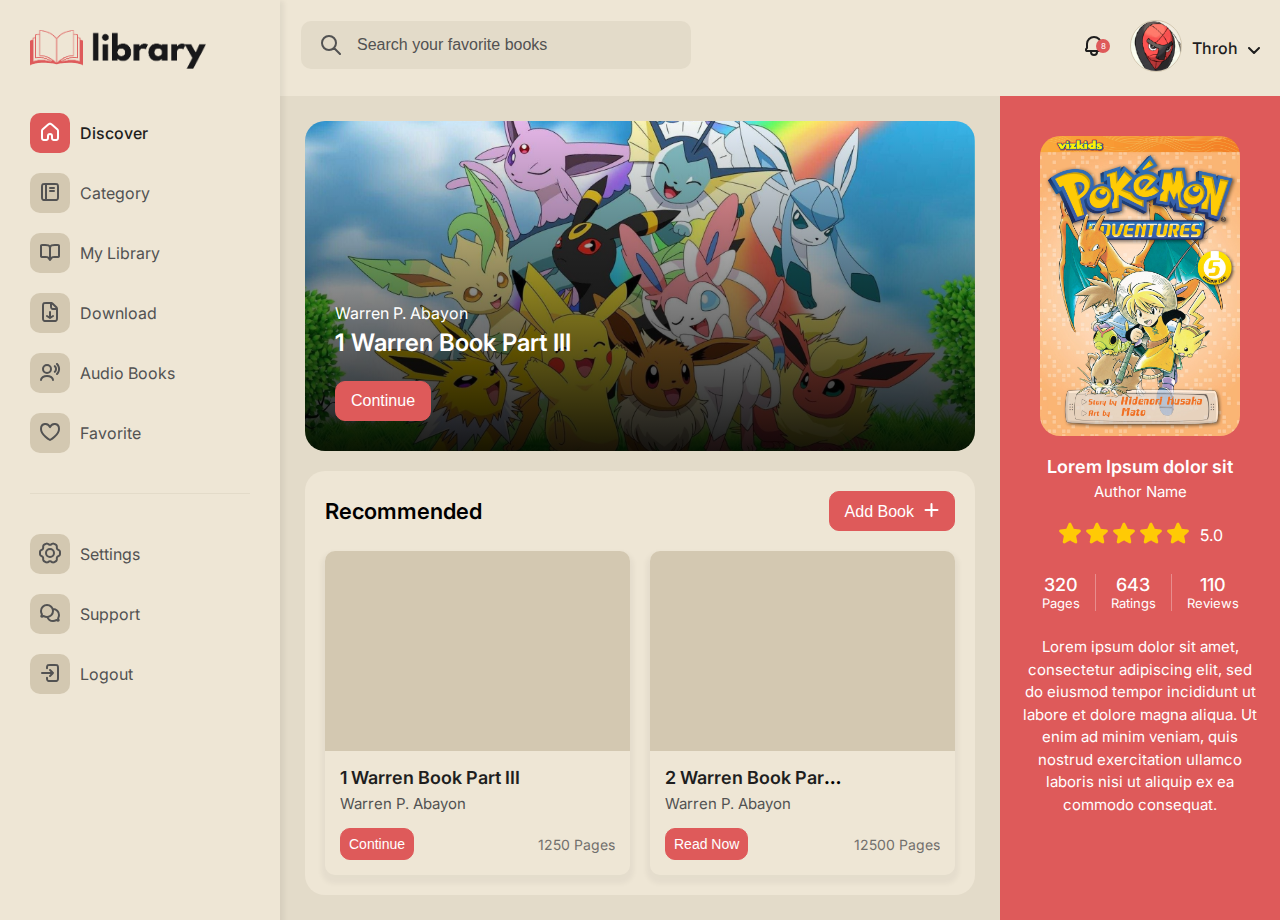
<file: index.html>
<!DOCTYPE html>
<html lang="en">
<head>
  <meta charset="UTF-8">
  <meta name="viewport" content="width=device-width, initial-scale=1.0">
  <title>Project: Library</title>
  <link rel="stylesheet" href="css/style.css">
</head>
<body>

  <div class="container">
    <div class="con-wrap dflex">
        <section id="sidebar">
            <div class="sidemenuwrap">
                <figure id="liblogo">
                  <img src="images/lib logo.png" alt="">
                </figure>
                <section id="menuwrap">
                  <ul class="menu main-link">
                    <li><a href="" class="active"><span class="icon"><svg width="18" height="19" viewBox="0 0 18 19" fill="none" xmlns="http://www.w3.org/2000/svg">
                      <path d="M17 15.0002V9.45222C17 8.91789 16.9995 8.65057 16.9346 8.40193C16.877 8.18159 16.7825 7.97307 16.6546 7.78464C16.5102 7.57201 16.3096 7.39569 15.9074 7.04383L11.1074 2.84383C10.3608 2.19054 9.98751 1.86406 9.56738 1.73982C9.19719 1.63035 8.80261 1.63035 8.43242 1.73982C8.01261 1.86397 7.63985 2.19014 6.89436 2.84244L2.09277 7.04383C1.69064 7.39569 1.49004 7.57201 1.3457 7.78464C1.21779 7.97307 1.12255 8.18159 1.06497 8.40193C1 8.65057 1 8.91788 1 9.45222V15.0002C1 15.932 1 16.3978 1.15224 16.7654C1.35523 17.2554 1.74432 17.6452 2.23438 17.8482C2.60192 18.0005 3.06786 18.0005 3.99974 18.0005C4.93163 18.0005 5.39808 18.0005 5.76562 17.8482C6.25568 17.6452 6.64467 17.2555 6.84766 16.7654C6.9999 16.3979 7 15.932 7 15.0001V14.0001C7 12.8955 7.89543 12.0001 9 12.0001C10.1046 12.0001 11 12.8955 11 14.0001V15.0001C11 15.932 11 16.3979 11.1522 16.7654C11.3552 17.2555 11.7443 17.6452 12.2344 17.8482C12.6019 18.0005 13.0679 18.0005 13.9997 18.0005C14.9316 18.0005 15.3981 18.0005 15.7656 17.8482C16.2557 17.6452 16.6447 17.2554 16.8477 16.7654C16.9999 16.3978 17 15.932 17 15.0002Z" stroke="#525252" stroke-width="2" stroke-linecap="round" stroke-linejoin="round"/>
                      </svg>
                      </span>Discover</a></li>
                    <li><a href=""><span class="icon"><svg width="18" height="18" viewBox="0 0 18 18" fill="none" xmlns="http://www.w3.org/2000/svg">
                      <path d="M5 1H4.2002C3.08009 1 2.51962 1 2.0918 1.21799C1.71547 1.40973 1.40973 1.71547 1.21799 2.0918C1 2.51962 1 3.08009 1 4.2002V13.8002C1 14.9203 1 15.4801 1.21799 15.9079C1.40973 16.2842 1.71547 16.5905 2.0918 16.7822C2.5192 17 3.07899 17 4.19691 17H5M5 1H13.8002C14.9203 1 15.4796 1 15.9074 1.21799C16.2837 1.40973 16.5905 1.71547 16.7822 2.0918C17 2.5192 17 3.07899 17 4.19691V13.8036C17 14.9215 17 15.4805 16.7822 15.9079C16.5905 16.2842 16.2837 16.5905 15.9074 16.7822C15.48 17 14.921 17 13.8031 17H5M5 1V17M9 8H13M9 5H13" stroke="#525252" stroke-width="2" stroke-linecap="round" stroke-linejoin="round"/>
                      </svg>
                      </span>Category</a></li>
                    <li><a href=""><span class="icon"><svg width="20" height="17" viewBox="0 0 20 17" fill="none" xmlns="http://www.w3.org/2000/svg">
                      <path d="M10 5.7998V15.9998M10 5.7998C10 4.11965 10 3.27992 10.327 2.63818C10.6146 2.0737 11.0732 1.6146 11.6377 1.32698C12.2794 1 13.1196 1 14.7998 1H17.3998C17.9599 1 18.2401 1 18.454 1.10899C18.6422 1.20487 18.7948 1.35774 18.8906 1.5459C18.9996 1.75981 19 2.04004 19 2.6001V11.4001C19 11.9601 18.9996 12.2398 18.8906 12.4537C18.7948 12.6419 18.6425 12.7952 18.4543 12.8911C18.2406 13 17.961 13 17.402 13H14.5693C13.6301 13 13.1597 13 12.7334 13.1295C12.356 13.2441 12.0057 13.4317 11.701 13.6821C11.3568 13.965 11.096 14.3557 10.575 15.1372L10 15.9998M10 5.7998C10 4.11965 9.99983 3.27992 9.67285 2.63818C9.38523 2.0737 8.92626 1.6146 8.36178 1.32698C7.72004 1 6.87977 1 5.19961 1H2.59961C2.03956 1 1.75981 1 1.5459 1.10899C1.35774 1.20487 1.20487 1.35774 1.10899 1.5459C1 1.75981 1 2.04004 1 2.6001V11.4001C1 11.9601 1 12.2398 1.10899 12.4537C1.20487 12.6419 1.35774 12.7952 1.5459 12.8911C1.7596 13 2.03901 13 2.59797 13H5.43073C6.36994 13 6.83942 13 7.26569 13.1295C7.64306 13.2441 7.99512 13.4317 8.2998 13.6821C8.64257 13.9638 8.90172 14.3526 9.41848 15.1277L10 15.9998" stroke="#525252" stroke-width="2" stroke-linecap="round" stroke-linejoin="round"/>
                      </svg>
                      </span>My Library</a></li>
                    <li><a href=""><span class="icon"><svg width="16" height="20" viewBox="0 0 16 20" fill="none" xmlns="http://www.w3.org/2000/svg">
                      <path d="M8 10V16M8 16L11 14M8 16L5 14M9 1.00087C8.90451 1 8.79728 1 8.67471 1H4.2002C3.08009 1 2.51962 1 2.0918 1.21799C1.71547 1.40973 1.40973 1.71547 1.21799 2.0918C1 2.51962 1 3.08009 1 4.2002V15.8002C1 16.9203 1 17.4801 1.21799 17.9079C1.40973 18.2842 1.71547 18.5905 2.0918 18.7822C2.5192 19 3.07899 19 4.19691 19H11.8031C12.921 19 13.48 19 13.9074 18.7822C14.2837 18.5905 14.5905 18.2842 14.7822 17.9079C15 17.4805 15 16.9215 15 15.8036V7.32568C15 7.20296 15 7.09561 14.9991 7M9 1.00087C9.28564 1.00347 9.46634 1.01385 9.63884 1.05526C9.84291 1.10425 10.0379 1.18526 10.2168 1.29492C10.4186 1.41857 10.5918 1.59182 10.9375 1.9375L14.063 5.06298C14.4089 5.40889 14.5809 5.58136 14.7046 5.78319C14.8142 5.96214 14.8953 6.15726 14.9443 6.36133C14.9857 6.53376 14.9963 6.71451 14.9991 7M9 1.00087V3.8C9 4.9201 9 5.47977 9.21799 5.90759C9.40973 6.28392 9.71547 6.59048 10.0918 6.78223C10.5192 7 11.079 7 12.1969 7H14.9991M14.9991 7H15.0002" stroke="#525252" stroke-width="2" stroke-linecap="round" stroke-linejoin="round"/>
                      </svg>
                      </span>Download</a></li>
                    <li><a href=""><span class="icon"><svg width="21" height="18" viewBox="0 0 21 18" fill="none" xmlns="http://www.w3.org/2000/svg">
                      <path d="M13 17C13 14.7909 10.3137 13 7 13C3.68629 13 1 14.7909 1 17M14.8281 3.17188C15.1996 3.54331 15.4942 3.98427 15.6952 4.46957C15.8962 4.95487 15.9999 5.47533 15.9999 6.00062C15.9999 6.52591 15.8963 7.04497 15.6953 7.53027C15.4943 8.01558 15.1996 8.45705 14.8281 8.82848M17 1C17.6566 1.65661 18.1775 2.43612 18.5328 3.29402C18.8882 4.15192 19.0718 5.07127 19.0718 5.99985C19.0718 6.92844 18.8886 7.84815 18.5332 8.70605C18.1778 9.56396 17.6566 10.3435 17 11.0001M7 10C4.79086 10 3 8.20914 3 6C3 3.79086 4.79086 2 7 2C9.20914 2 11 3.79086 11 6C11 8.20914 9.20914 10 7 10Z" stroke="#525252" stroke-width="2" stroke-linecap="round" stroke-linejoin="round"/>
                      </svg>
                      </span>Audio Books</a></li>
                    <li><a href=""><span class="icon"><svg width="20" height="18" viewBox="0 0 20 18" fill="none" xmlns="http://www.w3.org/2000/svg">
                      <path d="M10 4.19431C8 -0.500122 1 -0.00012207 1 5.99991C1 11.9999 10 17.0001 10 17.0001C10 17.0001 19 11.9999 19 5.99991C19 -0.00012207 12 -0.500122 10 4.19431Z" stroke="#525252" stroke-width="2" stroke-linecap="round" stroke-linejoin="round"/>
                      </svg>
                      </span>Favorite</a></li>
                  </ul>
                  <div class="divider"></div>
                  <ul class="menu main-link">
                    <li><a href=""><span class="icon"><svg width="22" height="22" viewBox="0 0 22 22" fill="none" xmlns="http://www.w3.org/2000/svg">
                <path d="M19.3499 7.92293L18.9837 7.7192C18.9269 7.68756 18.8989 7.67169 18.8714 7.65524C18.5983 7.49165 18.3682 7.26564 18.2002 6.99523C18.1833 6.96802 18.1674 6.93949 18.1348 6.8831C18.1023 6.82677 18.0858 6.79823 18.0706 6.76998C17.92 6.48866 17.8385 6.17515 17.8336 5.85606C17.8331 5.82398 17.8332 5.79121 17.8343 5.72604L17.8415 5.30078C17.8529 4.62025 17.8587 4.27894 17.763 3.97262C17.6781 3.70053 17.536 3.44993 17.3462 3.23725C17.1317 2.99685 16.8347 2.82534 16.2402 2.48276L15.7464 2.1982C15.1536 1.85658 14.8571 1.68571 14.5423 1.62057C14.2639 1.56294 13.9765 1.56561 13.6991 1.62789C13.3859 1.69819 13.0931 1.87351 12.5079 2.22396L12.5045 2.22555L12.1507 2.43741C12.0948 2.47091 12.0665 2.48779 12.0384 2.50338C11.7601 2.6581 11.4495 2.74365 11.1312 2.75387C11.0992 2.7549 11.0665 2.7549 11.0013 2.7549C10.9365 2.7549 10.9024 2.7549 10.8704 2.75387C10.5515 2.74361 10.2402 2.65759 9.96151 2.50224C9.93342 2.48658 9.90563 2.46956 9.84957 2.4359L9.49349 2.22213C8.90422 1.86836 8.60915 1.69121 8.29427 1.62057C8.0157 1.55807 7.72737 1.55634 7.44791 1.61471C7.13236 1.68062 6.83577 1.85276 6.24258 2.19703L6.23994 2.1982L5.75228 2.48124L5.74688 2.48454C5.15904 2.82572 4.86441 2.99672 4.6517 3.23614C4.46294 3.4486 4.32185 3.69881 4.2374 3.97018C4.14194 4.27691 4.14703 4.61896 4.15853 5.3027L4.16568 5.72736C4.16676 5.79166 4.16864 5.82362 4.16817 5.85525C4.16343 6.17499 4.08086 6.48914 3.92974 6.77096C3.9148 6.79883 3.8987 6.8267 3.86654 6.88237C3.83436 6.93809 3.81877 6.96579 3.80209 6.99268C3.63336 7.26452 3.40214 7.49186 3.12733 7.65572C3.10015 7.67193 3.0715 7.68752 3.01521 7.71871L2.65365 7.91908C2.05208 8.25245 1.75137 8.41928 1.53256 8.65669C1.33898 8.86672 1.19275 9.11585 1.10349 9.38717C1.00259 9.69387 1.00267 10.0378 1.00424 10.7255L1.00551 11.2877C1.00706 11.9708 1.00919 12.3122 1.11032 12.6168C1.19979 12.8863 1.34495 13.134 1.53744 13.3427C1.75502 13.5787 2.05274 13.7445 2.64974 14.0766L3.00808 14.276C3.06907 14.3099 3.09976 14.3266 3.12917 14.3444C3.40148 14.5083 3.63089 14.735 3.79818 15.0053C3.81625 15.0345 3.8336 15.0648 3.8683 15.1255C3.90256 15.1853 3.92009 15.2152 3.93594 15.2452C4.08261 15.5229 4.16114 15.8315 4.16649 16.1455C4.16707 16.1794 4.16658 16.2137 4.16541 16.2827L4.15853 16.6902C4.14695 17.3763 4.1419 17.7197 4.23792 18.0273C4.32287 18.2994 4.46484 18.55 4.65463 18.7627C4.86915 19.0031 5.16655 19.1745 5.76107 19.5171L6.25478 19.8015C6.84763 20.1432 7.14395 20.3138 7.45869 20.379C7.73714 20.4366 8.02464 20.4344 8.30209 20.3721C8.61567 20.3017 8.90948 20.1258 9.49642 19.7743L9.85025 19.5625C9.90622 19.5289 9.93457 19.5121 9.96261 19.4965C10.2409 19.3418 10.5512 19.2558 10.8695 19.2456C10.9015 19.2446 10.9342 19.2446 10.9994 19.2446C11.0648 19.2446 11.0974 19.2446 11.1295 19.2456C11.4484 19.2559 11.7607 19.3422 12.0394 19.4975C12.0639 19.5112 12.0885 19.526 12.1316 19.5519L12.5078 19.7777C13.0971 20.1315 13.3916 20.3081 13.7065 20.3788C13.985 20.4413 14.2736 20.4438 14.5531 20.3855C14.8685 20.3196 15.1657 20.1471 15.7586 19.803L16.2536 19.5157C16.8418 19.1743 17.1367 19.0031 17.3495 18.7636C17.5383 18.5512 17.6796 18.3011 17.764 18.0297C17.8588 17.7252 17.8531 17.3858 17.8417 16.7119L17.8343 16.2724C17.8332 16.2081 17.8331 16.1761 17.8336 16.1445C17.8383 15.8247 17.9195 15.5104 18.0706 15.2286C18.0856 15.2007 18.1018 15.1726 18.1338 15.1171C18.166 15.0615 18.1827 15.0337 18.1994 15.0068C18.3681 14.7349 18.5995 14.5074 18.8744 14.3435C18.9012 14.3275 18.9289 14.3122 18.9838 14.2818L18.9857 14.2809L19.3472 14.0805C19.9488 13.7472 20.2501 13.5801 20.4689 13.3427C20.6625 13.1327 20.8085 12.8839 20.8978 12.6126C20.9981 12.3077 20.9973 11.9658 20.9958 11.2861L20.9945 10.7119C20.9929 10.0287 20.9921 9.6874 20.891 9.38277C20.8015 9.11328 20.6555 8.86561 20.463 8.65685C20.2457 8.42111 19.9475 8.25526 19.3517 7.92378L19.3499 7.92293Z" stroke="#525252" stroke-width="2" stroke-linecap="round" stroke-linejoin="round"/>
                <path d="M7.00033 11C7.00033 13.2091 8.79119 15 11.0003 15C13.2095 15 15.0003 13.2091 15.0003 11C15.0003 8.79082 13.2095 6.99996 11.0003 6.99996C8.79119 6.99996 7.00033 8.79082 7.00033 11Z" stroke="#525252" stroke-width="2" stroke-linecap="round" stroke-linejoin="round"/>
                </svg>
                      </span>Settings</a></li>
                    <li><a href=""><span class="icon"><svg width="20" height="18" viewBox="0 0 20 18" fill="none" xmlns="http://www.w3.org/2000/svg">
                      <path d="M7.33814 12.9905C10.4946 12.8151 13 10.2003 13 7C13 3.68629 10.3137 1 7 1C3.68629 1 1 3.68629 1 7C1 8.18071 1.34094 9.2817 1.92989 10.21L1.50586 11.482L1.50518 11.4839C1.34278 11.9711 1.26154 12.2149 1.31938 12.3771C1.36979 12.5184 1.48169 12.6299 1.62305 12.6803C1.78472 12.7379 2.02675 12.6573 2.51069 12.4959L2.51758 12.4939L3.79004 12.0698C4.7183 12.6588 5.81935 12.9998 7.00006 12.9998C7.11352 12.9998 7.22624 12.9967 7.33814 12.9905ZM7.33814 12.9905C7.33822 12.9907 7.33806 12.9902 7.33814 12.9905ZM7.33814 12.9905C8.15907 15.3259 10.3841 17.0002 13.0001 17.0002C14.1808 17.0002 15.2817 16.6588 16.2099 16.0698L17.482 16.4939L17.4845 16.4944C17.9717 16.6567 18.2158 16.7381 18.378 16.6803C18.5194 16.6299 18.6299 16.5184 18.6803 16.3771C18.7382 16.2146 18.6572 15.9706 18.4943 15.4821L18.0703 14.21L18.2123 13.9746C18.7138 13.0979 18.9995 12.0823 18.9995 11C18.9995 7.6863 16.3137 5 13 5L12.7754 5.00414L12.6621 5.00967" stroke="#525252" stroke-width="2" stroke-linecap="round" stroke-linejoin="round"/>
                      </svg>
                
                      </span>Support</a></li>
                    <li><a href=""><span class="icon"><svg width="18" height="18" viewBox="0 0 18 18" fill="none" xmlns="http://www.w3.org/2000/svg">
                      <path d="M9 12L12 9M12 9L9 6M12 9H1M6 4.24859V4.2002C6 3.08009 6 2.51962 6.21799 2.0918C6.40973 1.71547 6.71547 1.40973 7.0918 1.21799C7.51962 1 8.08009 1 9.2002 1H13.8002C14.9203 1 15.4796 1 15.9074 1.21799C16.2837 1.40973 16.5905 1.71547 16.7822 2.0918C17 2.5192 17 3.07899 17 4.19691V13.8036C17 14.9215 17 15.4805 16.7822 15.9079C16.5905 16.2842 16.2837 16.5905 15.9074 16.7822C15.48 17 14.921 17 13.8031 17H9.19691C8.07899 17 7.5192 17 7.0918 16.7822C6.71547 16.5905 6.40973 16.2839 6.21799 15.9076C6 15.4798 6 14.9201 6 13.8V13.75" stroke="#525252" stroke-width="2" stroke-linecap="round" stroke-linejoin="round"/>
                      </svg>
                
                      </span>Logout</a></li>
                  </ul>
                </section>
              </div>
        </section>
        <section id="maincontent">
            <section id="book-content">
                <section id="header" class="dflex just-con-sp-bet">
                    <div class="col">
                        <form id="searchform">
                          <input id="searchinput" type="search" placeholder="Search your favorite books">
                          <button id="searchbooks" type="submit">Search</button>
                        </form>
                    </div>
                    <div class="col">
                        <ul class="profilewrap">
                          <li>
                            <div class="notificon">
                              <svg width="18" height="20" viewBox="0 0 18 20" fill="none" xmlns="http://www.w3.org/2000/svg">
                                <path d="M12 15V16C12 17.6569 10.6569 19 9 19C7.34315 19 6 17.6569 6 16V15M12 15H6M12 15H15.5905C15.973 15 16.1652 15 16.3201 14.9478C16.616 14.848 16.8475 14.6156 16.9473 14.3198C16.9997 14.1643 16.9997 13.9715 16.9997 13.5859C16.9997 13.4172 16.9995 13.3329 16.9863 13.2524C16.9614 13.1004 16.9024 12.9563 16.8126 12.8312C16.7651 12.7651 16.7048 12.7048 16.5858 12.5858L16.1963 12.1963C16.0706 12.0706 16 11.9001 16 11.7224V8C16 4.134 12.866 0.999991 9 1C5.13401 1.00001 2 4.13401 2 8V11.7224C2 11.9002 1.92924 12.0706 1.80357 12.1963L1.41406 12.5858C1.29476 12.7051 1.23504 12.765 1.1875 12.8312C1.09766 12.9564 1.03815 13.1004 1.0132 13.2524C1 13.3329 1 13.4172 1 13.586C1 13.9715 1 14.1642 1.05245 14.3197C1.15225 14.6156 1.3848 14.848 1.68066 14.9478C1.83556 15 2.02701 15 2.40956 15H6" stroke="#1E1E1E" stroke-width="2" stroke-linecap="round" stroke-linejoin="round"/>
                                </svg>
                                
                            </div>
                            <div class="notifcount">
                              <span>8</span>
                            </div>
                          </li>
                          <li class="profile">
                            <div class="profileimage"><img src="images/admin.jpg" alt=""></div>
                            <a href="">
                              <span class="profilename">Throh</span>
                              <span class="moreicon"><svg width="12" height="7" viewBox="0 0 12 7" fill="none" xmlns="http://www.w3.org/2000/svg">
                                <path d="M11 1L6 6L1 1" stroke="#1E1E1E" stroke-width="2" stroke-linecap="round" stroke-linejoin="round"/>
                                </svg>
                                </span>
                            </a>
                          </li>
                        
                        </ul>
                      </div>
                </section>
                <section id="book-wrap" class="dflex">
                    <section id="book-listing" class="dflex fdcol">
                        <article id="book-feat" class="dflex align-fl-end">
                            <div class="featwrap">
                                <div class="featinfo">
                                  <h4>Author name</h4>
                                  <h3><a href="">Lorem Ipsum dolor sit amit title II</a></h3>
                                    <button id="isread" class="regularbtn"><span>Continue</span>
                                      <span class="btnicon">
                                        <svg width="13" height="10" viewBox="0 0 13 10" fill="none" xmlns="http://www.w3.org/2000/svg">
                                          <path d="M7.5 1L11.5 5L7.5 9M1.5 1L5.5 5L1.5 9" stroke="white" stroke-width="2" stroke-linecap="round" stroke-linejoin="round"/>
                                          </svg>
                                        </span>
                                    </button>
                                </div>
                              </div>
                        </article>
                        <section id="book-cards">
                            <article class="sec-heading dflex align-fl-cen just-con-sp-bet">
                              <div class="col">
                                <h3>Recommended</h3>
                              </div>
                              <div class="col">

                                <button id="addbook" class="regularbtn"><span>Add Book</span>
                                  <span class="btnicon"><svg width="15" height="14" viewBox="0 0 15 14" fill="none" xmlns="http://www.w3.org/2000/svg">
                                    <path d="M1.5 7H7.5M7.5 7H13.5M7.5 7V13M7.5 7V1" stroke="white" stroke-width="2" stroke-linecap="round" stroke-linejoin="round"/>
                                    </svg>
                                    
                                    </span>
                                  </button>
                              </div>
                            </article>
                            <section id="book-list" class="dgrid">
                                <!-- //book loops here -->
                            </section>
                        </section>
                    </section>
                    <section id="top-book">
                        <article class="top-wrap dflex fdcol align-fl-cen">
                          <img src="images/adventure.jpg" alt="" id="topimg">
                          <h3>Lorem Ipsum dolor sit</h3>
                          <p>Author Name</p>
                          <div class="row stars dflex align-fl-cen">
                            <div class="col"><img src="images/stars.png" alt=""></div>
                            <div class="col"><span>5.0</span></div>
                          </div>

                          <div class="row summary dflex align-fl-cen">
                            <div class="col">
                              <p><span>320</span> Pages</p>
                            </div>
                            <div class="col"><p><span>643</span> Ratings</p></div>
                            <div class="col"><p><span>110</span> Reviews</p></div>
                          </div>
                          
                          <p class="info">Lorem ipsum dolor sit amet, consectetur adipiscing elit, sed do eiusmod tempor incididunt ut labore et dolore magna aliqua. Ut enim ad minim veniam, quis nostrud exercitation ullamco laboris nisi ut aliquip ex ea commodo consequat.</p> </article>
                    </section>

                </section>
                <section id="add-form">
                  <div class="addformwrap">
                    <form id="frm-add" method="post">
                      <span class="close-form">&times;</span>
                      <h3>Add New Book</h3>
                      <div class="row dflex fdcol">
                        <label for="book-title">Book Title</label>
                        <input type="text" id="book-title" name="book-title" placeholder="Enter Book Title" required>
                      </div>
                      <div class="row dflex fdcol">
                        <label for="book-author">Book Author</label>
                        <input type="text" id="book-author" name="book-author" placeholder="Enter Author" required>
                      </div>
                      <div class="row dflex fdcol">
                        <label for="book-pages-no">No. of Pages</label>
                        <input type="number" name="book-pages-no" id="book-pages-no" placeholder="Enter Pages" required>
                      </div>
                      <div class="row dflex align-fl-cen">
                        <label class="switch">
                          <input type="checkbox" id="is-read" name="is-read">
                          <span class="slider round"></span>
                        </label>
                        <label for="is-read">Did you read this?</label>
                      </div>
                      <div class="row dflex fdcol form-submit">
                        <button type="submit" id="confirm-book">Confirm</button>
                        <button type="reset" id="reset-form">Reset</button>
                      </div>
                    </form>
                  </div>
                </section>
            </section>

        </section>
    </div>

</div>

<script src="js/script.js"></script>
  
</body>
</html>
</file>
<file: css/style.css>
@import url('https://fonts.googleapis.com/css2?family=Inter:wght@100..900&display=swap');


:root {
  /* colors */
  --clr-base:                  #1E1E1E;
  --clr-bales-lt:              #525252;
  --clr-primary-appleRed:      #DE5A5A;
  --clr-primary-earthBrown:     #EEE6D5;
  --clr-primary-earthBrown-dk: #E3DBC9;
  --clr-primary-earthBrown-dkn:#D3C8B1;
  --clr-neutrals-white:        #fff;
  --clr-neurals-black:         #000;


  --ff-inter-ss: "Inter", sans-serif;
  /* fonts sizes */

  /* font weights */

  /* duration */
  --tsn-ease-slow: 1s;

  /* elevation */
  --box-shade-lt: 0px 5px 5px 4px rgba(0, 0, 0, 0.04);
  --box-shade: 0px 5px 5px 4px rgba(0, 0, 0, 0.06);
  --brdr-white-clr: #ffffff4f;

  /* padding */
  --pad-10: 10px;
  --pad-15: 15px;
  --pad-20: 20px;
  --pad-25: 25px;
  --pad-30: 30px;
  --pad-40: 40px;
  --pad-50: 50px;

  /* margin */
  --mar-5: 5px;
  --mar-10: 10px;
  --mar-15: 15px;
  --mar-20: 20px;
  --mar-25: 25px;
  --mar-30: 30px;

  
}

body {
    background: var(--clr-primary-earthBrown-dk);
    margin: 0;
    font-family: var(--ff-inter-ss);
    font-size: 16px;
}

.container {
    
 
    display: flex;
    justify-content: center;
    align-items: stretch;
  
    max-width: 1300px;
    margin: 0 auto;

}
    
.con-wrap {
       
    background: grey;
   
    flex: 1;
}

.dgrid {
  display: grid;
}

.dflex{
    display: flex;
}



.just-con-sp-bet{
    justify-content: space-between;
}

.align-fl-end {
    align-items: flex-end;
}

.align-fl-cen {
    align-items: center;
}


.fdcol {
    flex-direction: column;
}



/* SIDEBAR */
#sidebar {
    max-width: 280px;
    background: var(--clr-primary-earthBrown);
    box-shadow: var(--box-shade);
    z-index: 1;
    position: relative;

 }

 .sidemenuwrap {
  padding: var(--pad-30);
}

.divider {
  display: block;
  height: 1px;
  background-color: var(--clr-primary-earthBrown-dk);
  margin: 40px 0;
}

.menu {
  list-style: none;
  margin: 0;
  padding: 0;
  display: flex;
  flex-direction: column;
  gap: 20px;

  .icon {
    width: 40px;
    height: 40px;
    background-color: var(--clr-primary-earthBrown-dkn);
    align-content: center;
    text-align: center;
    border-radius: 10px;

    svg{
      margin-bottom: -2px;
    }
}

  a {
    text-decoration: none;
    display: flex;
    align-items: center;
    gap: 10px;
    color: var(--clr-bales-lt);
  }
  
  li {
    display: flex;
    gap: 10px;
  }


  li:hover .icon, li .active .icon {
    background-color: var(--clr-primary-appleRed);
    transition: all ease var(--tsn-ease-slow);
  }
  
  li:hover a, li .active  {
    color: var(--clr-base);
    font-weight: 500;
  }

  li:hover a svg path, li .active svg path {
    stroke: var(--clr-neutrals-white);
  }
  
}


#liblogo {
  margin: 0;
  margin-bottom: 40px;
  img {
    width: 80%;
  }
} 








/* MAINCONTENT */

#maincontent{
    
    display: flex;
    width: 100%;
}

#book-content {
    width: 100%;
}


/* HEADER */
#header {
   padding: var(--pad-20);
    background: var(--clr-primary-earthBrown);
    box-shadow: var(--box-shade);
}

#searchform {
  color: var(--clr-base);
  display: flex;
  /* padding: 2px; */
  border: 1px solid transparent;
  border-radius: 5px;
  flex-direction: row-reverse;
  
}

input[type="search"] {
  border: none;
  background: transparent;
  margin: 0;
  padding: 5px 20px;
  padding-left: 55px;
  font-size: 16px;
  color: var(--clr-base);
  border: 1px solid transparent;
  border-radius: 10px;
  height: 48px;
  background: var(--clr-primary-earthBrown-dk);
  margin-left: -50px;
  width: 390px;
}

input[type="search"]:focus {
  outline: var(--clr-primary-appleRed) solid 2px;
} 

input[type="search"]::placeholder {
  color: var(--clr-bales-lt);
}

#searchform button[type="submit"] {
  text-indent: -999px;
  z-index: 1;
  
  overflow: hidden;
  width: 40px;
  padding: 0;
  margin: 0;
  margin-left: 10px;
  border: 1px solid transparent;
  border-radius: inherit;
  background: url("data:image/svg+xml,%3Csvg width='20' height='20' viewBox='0 0 20 20' fill='none' xmlns='http://www.w3.org/2000/svg'%3E%3Cpath d='M13 13L19 19M8 15C4.13401 15 1 11.866 1 8C1 4.13401 4.13401 1 8 1C11.866 1 15 4.13401 15 8C15 11.866 11.866 15 8 15Z' stroke='%23525252' stroke-width='2' stroke-linecap='round' stroke-linejoin='round'/%3E%3C/svg%3E%0A") no-repeat center;
  cursor: pointer;
  
}


.profilewrap{
  display: flex;
  list-style: none;
  padding: 0;
  margin: 0;
  gap: 20px;
  align-items: center;
}

.profilewrap li {
  display: flex;
  align-items: center;
  
}

li.profile {
  gap: 10px;
}

.profile a:hover, .profile a:hover svg path {
  color: var(--clr-primary-appleRed);
  stroke: var(--clr-primary-appleRed);

}

.profileimage:hover img {
  border-color: var(--clr-primary-appleRed);
  transition: all ease 0.5s;
}
.profile a {
  display: flex;
  text-decoration: none;
  color: var(--clr-base);
  font-weight: 500;
  gap: 10px;
}

.notifcount {
  background: var(--clr-primary-appleRed);
  width: 14px;
  height: 14px;
  display: flex;
  justify-content: center;
  align-items: center;
  border-radius: 100%;
  margin-left: -7px;
  margin-top: -5px;
  
}

.notifcount span {
  font-size: 8px;
  color: var(--clr-neutrals-white);
}

.profileimage img {
  width: 50px;
  height: 50px;
  border-radius: 100%;
  border: 1px solid var(--clr-primary-earthBrown-dkn);
}


/* BOOK CONTENT */
#book-wrap {
   
    min-height: 100px;
}

#book-feat {
    min-height: 330px;
    background-image: linear-gradient(to bottom, rgba(245, 246, 252, 0), rgb(0 0 0 / 90%)), url(../images/pokemonbook.jpg);
    background-position: center;
    background-repeat: no-repeat;
    background-size: cover;
    border-radius: 20px;
    
}

.featwrap {
  padding: var(--pad-30);
}

.featinfo h4 {
  margin: 0;
  margin-bottom: var(--mar-5);
  color: var(--clr-neutrals-white);
  font-weight: 400;
  font-weight: 16px;
}

.featinfo h3 {
  font-size: 24px;
  margin-top: 0;
  font-weight: 600;
}

.featinfo h3  a {
  color: var(--clr-neutrals-white);
  text-decoration: none;
}
/* recommended */
#recommenedbooks {
  padding: var(--pad-20);
  background: var(--clr-primary-earthBrown);
}

.regularbtn {
  font-size: 16px;
  color: var(--clr-neutrals-white);
  background: var(--clr-primary-appleRed);
  border: 1px solid var(--clr-primary-appleRed);
  border-radius: 10px;
  padding: 0 15px;
  height: 40px;
  display: flex;
  align-items: center;
  gap: 10px;
  transition: all ease 0.5s;
  cursor: pointer;
}

.regularbtn:hover {
  background: var(--clr-neutrals-white);
  color: var(--clr-primary-appleRed);
}
.regularbtn:hover span, .regularbtn:hover span svg path {
 color: var(--clr-primary-appleRed);
 stroke: var(--clr-primary-appleRed);
}
.regularbtn span {
  margin-bottom: -1px;
}

.regularbtn .icon {
  line-height: 0.9;
}



/* BOOK LISTING CARDS */

#book-cards {
    padding: var(--pad-20);
    background: var(--clr-primary-earthBrown);
    border-radius: 20px;
}



.sec-heading {
 margin-bottom: 20px;
}

.sec-heading h3 {
  margin: 0;
  font-size: 22px;
  font-weight: 600;
}

#book-listing {
    background: var(--clr-primary-earthBrown-dk);
    padding: var(--pad-25);
    gap: 20px;
    flex: 1;
   

}

.bookdetails {
    padding: var(--pad-15);
}

#book-list {
    grid-template-columns: repeat(auto-fill, minmax(200px, 1fr));
    gap: 20px;
}

.bookitem {
  box-shadow: var(--box-shade-lt);
  border-radius: 10px;
   
}

p.bookpagesno {
  margin: var(--mar-5);
  background: var(--clr-base);
  color: var(--clr-neutrals-white);
  font-size: 12px;
  padding: 5px;
  border-radius: 5px;
}

.bookcover {
    height: 200px;
    background: var(--clr-primary-earthBrown-dkn);
    border-top-left-radius: 10px;
    border-top-right-radius: 10px;
    justify-content: flex-end;
    align-items: flex-end;
}

.bookdetails h3, .bookdetails h4 {
  margin: 0;
}

.bookdetails h3, .bookdetails h4 {
    white-space: nowrap;
    width: 180px;
    overflow: hidden;
    text-overflow: ellipsis;
    margin-bottom: var(--mar-5);
}

.bookdetails .title a {
    color: var(--clr-base);
    text-decoration: none;
    font-size: 18px;
    font-weight: 600;
}



.bookdetails h4 {
    font-size: 15px;
    font-weight: 400;
    color: var(--clr-bales-lt);
    margin-bottom: var(--mar-15);
}


.regularbtn.small {
    font-size: 14px;
    height: 32px;
    padding: 0 8px;
    gap: 5px;
}

.regularbtn.small span {
  margin-top: -1px;
}

.regularbtn.small svg {
    width: 13px;
    height: 12px;
}

.bookdetails p {
    margin: 0;
    font-size: 14px;
    color: var(--clr-bales-lt);
    opacity: 0.8;
}


.regularbtn.small span.btnicon {
    display: none;
}


button.bookDelete {
  background: transparent;
  border: none;
  padding: 3px;
  cursor: pointer;
  transition: transform 1s;

}

button.bookDelete:hover svg path {
  stroke: var(--clr-primary-appleRed);
 
  transform: scale(1.1);
}



/* TOP BOOK */

#top-book {
    max-width: 280px;
    background: var(--clr-primary-appleRed);
    color: var(--clr-neutrals-white);
}

#top-book h3, #top-book p  {
margin: 0;

}

#top-book h3 {
   font-size: 18px;
   font-weight: 600;
}

.top-wrap p {
  font-size: 15px;
}

.top-wrap {
  padding: var(--pad-20);
  gap: 5px;
  
}


img#topimg {
  max-width: 200px;
  border-radius: 20px;
  margin-bottom: var(--mar-15);
  margin-top: var(--mar-20);
  
}

.stars {
  gap: 10px;
  margin-top: var(--mar-15);
  margin-bottom: var(--mar-20);
 
}

.summary .col {
  padding:0 var(--pad-15);
}

.summary p {
  text-align: center;
  font-size: 13px;
}

.summary {
  margin-bottom: var(--mar-20);
}

.summary .col + .col {
  border-left: 1px solid var(--brdr-white-clr);
}

.summary span {
  font-size: 18px;
  display: block;
  font-weight: 500;
}


.top-wrap p.info {
  text-align: center;
  font-weight: 400;
  line-height: 1.5em;
  margin-top: var(--mar-10);
}


/* Add book form */

.addformwrap {
  background: var(--clr-primary-earthBrown);
  max-width: 480px;
  border-radius: 20px;
  margin: 5% auto;
}

#add-form h3 {
  font-size: 24px;
  font-weight: 600;
  margin: 0;
  padding-bottom: var(--pad-15);
  border-bottom: 1px solid var(--clr-primary-earthBrown-dk);
  margin-bottom: var(--mar-25);
}

#frm-add {
  padding: var(--pad-50);
  
}

#frm-add .row {
  gap: 5px;
}

#frm-add .row + .row {
  margin-top: var(--mar-20);
}

form label {
  font-size: 16px;
  color: var(--clr-base);
}

#frm-add input[type="text"], form input[type="number"] {
  
  border: 2px solid var(--clr-primary-earthBrown-dkn);
  border-radius: 7px;
  font-size: 16px;
  padding: var(--pad-10) var(--pad-20);
  padding-top: 11px;
}

#frm-add input::placeholder {
  color: var(--clr-primary-earthBrown-dkn);
}


#frm-add input:focus {
  outline: none;
  border-color: var(--clr-primary-appleRed);
}

/* The switch - the box around the slider */
.switch {
  position: relative;
  display: inline-block;
  width: 60px;
  height: 29px;
}

/* Hide default HTML checkbox */
.switch input[type="checkbox"] {
  opacity: 0;
  width: 0;
  height: 0;
}

/* The slider */
.slider {
  position: absolute;
  cursor: pointer;
  top: 0;
  left: 0;
  right: 0;
  bottom: 0;
  background-color: var(--clr-primary-earthBrown-dkn);
  -webkit-transition: .4s;
  transition: .4s;
  margin-right: 5px;
}

.slider:before {
  position: absolute;
  content: "";
  height: 21px;
  width: 21px;
  left: 4px;
  bottom: 4px;
  background-color: white;
  -webkit-transition: .4s;
  transition: .4s;
}

input[type="checkbox"]:checked + .slider {
  background-color: var(--clr-primary-appleRed);
}

input[type="checkbox"]:focus + .slider {
  box-shadow: 0 0 0px var(--clr-primary-appleRed);
}

input[type="checkbox"]:checked + .slider:before {
  -webkit-transform: translateX(26px);
  -ms-transform: translateX(26px);
  transform: translateX(26px);
}

/* Rounded sliders */
.slider.round {
  border-radius: 34px;
}

.slider.round:before {
  border-radius: 50%;
}


#frm-add button,  #frm-add .form-submit #reset-form:hover {
  background: var(--clr-primary-appleRed);
  border: 1px solid var(--clr-primary-appleRed);
  border-radius: 10px;
  color: var(--clr-neutrals-white);
  text-transform: uppercase;
  padding: 18px 20px;
  font-weight: 500;
  letter-spacing: 1px;
  cursor: pointer;
}

#frm-add .form-submit {
  gap: 10px;
  padding-top: var(--pad-20);
  transition: all ease 0.5s;
}


 #frm-add .form-submit #reset-form, #frm-add button:hover  {
  background: var(--brdr-white-clr);
  color: var(--clr-primary-appleRed);
  transition: all ease 0.5s;
} 


/* ///pop up */

/* The Close Button */
.close-form {
  color: var(--clr-neurals-black);
  float: right;
  font-size: 36px;
  font-weight: 500;
  line-height: 0;
  margin-top: -20px;
  margin-right: -25px;
}

.close-form:hover,
.close-form:focus {
  color: var(--clr-primary-appleRed);
  text-decoration: none;
  cursor: pointer;
}

section#add-form {
  display: none;
  position: fixed;
  z-index: 1;
  left: 0;
  top: 0;
  width: 100%;
  height: 100%;
  overflow: auto;
  background-color: rgb(0, 0, 0);
  background-color: rgba(0, 0, 0, 0.4);
}
</file>
